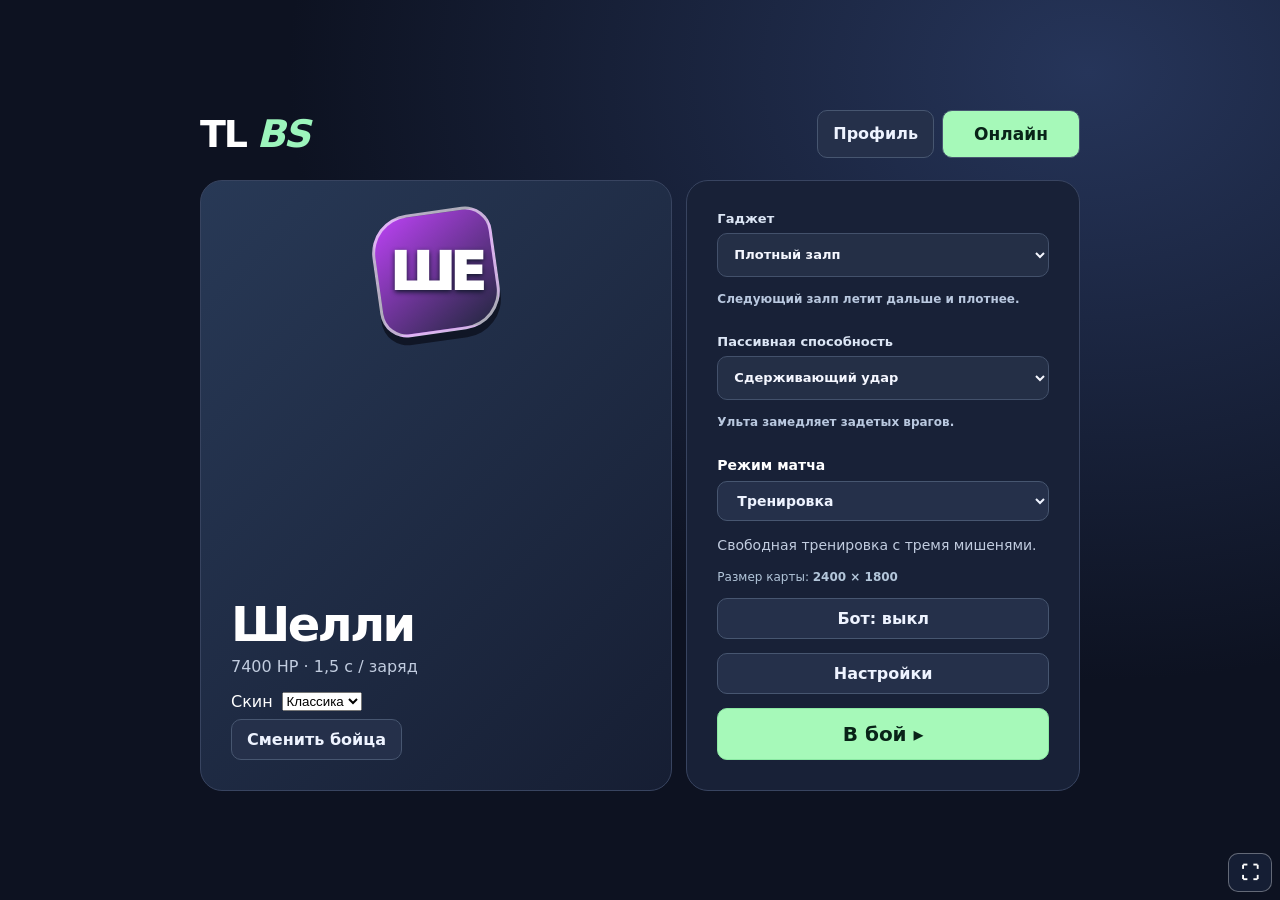
<file: index.html>
<!DOCTYPE html>
<html lang="ru">
<head>
    <meta charset="UTF-8">
    <meta name="viewport" content="width=device-width, initial-scale=1.0, maximum-scale=1.0, user-scalable=no, viewport-fit=cover">
    <title>TL BS</title>
    <link rel="stylesheet" href="css/style.css?v=20261128-release21">
</head>
<body>
<button id="fullscreen-toggle" type="button" aria-label="Полноэкранный режим" aria-pressed="false">⛶</button>

<div id="menu" class="screen active" style="display: flex;">
    <main class="lobby">
        <header class="topbar"><h1>TL <i>BS</i></h1><nav><button id="profile-open" class="btn">Профиль</button><button id="room-open" class="btn">Онлайн</button></nav></header>
        <section class="loadout" aria-label="Выбранный боец">
            <div id="char-preview" aria-hidden="true"><span id="crest"></span></div>
            <div class="fighter-info"><h2 id="active-name">Шелли</h2><p id="fighter-stats"></p><p id="fighter-super" hidden></p>
            <label>Скин <select id="skin-choice"></select></label><button class="btn" onclick="changeScreen('brawlers')">Сменить бойца</button></div>
        </section>
        <section class="match-panel"><label>Гаджет<select id="gadget-choice"><option value="unique">Особый / щит</option><option value="heal">Восстановление здоровья</option></select></label><label>Пассивная способность<select id="passive-choice"><option value="unique">Особая (Динамайк: прыжок)</option><option value="reload">Быстрая перезарядка +10%</option></select></label><label class="mode-label">Режим матча<select id="mode">
            <option value="training">Тренировка</option><option value="skirmish">Бой с ботом</option>
            <option value="arms">Гонка вооружений</option><option value="duel">Дуэль · три бойца</option>
        </select></label><p id="mode-help"></p><p class="map-size-label">Размер карты: <b id="map-size">2400 × 1800</b></p>
        <label id="custom-limit" hidden>Устранений для победы <input type="number" id="kill-limit" value="5" min="1" max="50"></label>
        <div id="reserves" hidden><label>Второй боец<select id="reserve-two"></select></label><label>Третий боец<select id="reserve-three"></select></label></div>
        <button id="ai-toggle" class="btn" onclick="toggleAI()">Бот: выкл</button><button class="btn" id="settings-open" type="button">Настройки</button>
        <button class="play-btn btn" onclick="changeScreen('game')">В бой ▸</button></section>
    </main>
</div>
<div id="brawlers-screen" class="screen">
    <header class="roster-head"><h2>Бойцы</h2><input id="fighter-search" type="search" placeholder="Найти бойца" aria-label="Найти бойца"></header>
    <div class="scroll-container" id="list"></div><p id="search-empty" hidden>Нет бойцов с таким именем</p>
    <button class="btn confirm" onclick="changeScreen('menu')">Готово</button>
</div>

<div id="hud"><p id="tlbs-error" hidden role="status"></p><canvas id="minimap" width="156" height="114" aria-label="Мини-карта"></canvas>
    <button class="exit-btn" onclick="exitToMenu()">ВЫЙТИ</button>
    <div class="combat-readout" aria-label="Состояние бойца"><div class="ult-container"><div id="ult-bar"></div></div><div id="ammo-container" class="ammo-wrap"></div><output id="battle-fps" hidden></output></div><button id="tlbs-gadget" hidden type="button" onclick="tlbsUseGadget()" style="pointer-events:auto;position:fixed;right:24px;bottom:155px;background:#38ad63;color:white;border:2px solid #a4ffad;border-radius:50%;min-width:56px;min-height:56px;font-weight:bold;z-index:1000" title="Гаджет (G)" aria-label="Гаджет (G)">✦ 3</button>
    <ol id="race-leaders" hidden aria-label="Лидеры гонки"></ol>
    <section id="gem-panel" hidden aria-label="Захват кристаллов">
        <div class="gem-scores"><span>Мы <b id="gem-us">0</b></span><span>Соперники <b id="gem-them">0</b></span></div>
        <div id="gem-clock"></div><div id="gem-life"></div>
    </section>

    <div class="pin-system">
        <div id="pin-menu" class="pin-menu">
            <div class="pin-option" onclick="sendPin('👎')">👎</div>
            <div class="pin-option" onclick="sendPin('💎')">💎</div>
            <div class="pin-option" onclick="sendPin('🤬')">🤬</div>
            <div class="pin-option" onclick="sendPin('🤡')">🤡</div>
            <div class="pin-option" onclick="sendPin('☠️')">☠️</div>
        </div>
        <div class="pin-btn" title="Пины (E), выбор 1–5" onclick="togglePinMenu()">💬</div>
    </div>
</div>

<dialog id="settings-dialog" aria-label="Настройки игры"><h2>Настройки</h2><label>Сложность ботов <select id="bot-difficulty"><option value="easy">Лёгкая</option><option value="normal" selected>Обычная</option><option value="hard">Высокая</option></select></label><label>Графика <select id="graphics-quality"><option value="0">Экономия</option><option value="1" selected>Обычная</option><option value="2">Высокая</option></select></label><label>Показывать FPS <input id="show-fps" type="checkbox"></label><label>Прозрачность джойстика <input id="control-opacity" type="range" min="20" max="100" value="85"></label><label>Размер джойстика <input id="control-scale" type="range" min=".75" max="1.6" step=".05" value="1"></label><label>Чувствительность <input id="control-sensitivity" type="range" min=".5" max="2" step=".1" value="1"></label><label>Музыка <input id="music-volume" type="range" min="0" max="100" value="35"></label><label>Эффекты <input id="effects-volume" type="range" min="0" max="100" value="60"></label><button id="settings-close" class="btn" type="button">Готово</button></dialog><dialog id="profile-dialog" style="max-width:85vw;border:0;border-radius:16px;padding:20px;color:white;background:#18243c"><h2>Профиль</h2><label>Ник <input id="nickname" maxlength="24" autocomplete="off"></label><p id="profile-status" role="status" style="overflow-wrap:anywhere"></p><button id="profile-save" class="btn">Сохранить</button><button id="profile-sync" class="btn">Синхронизировать</button><button id="profile-close" class="btn">Закрыть</button></dialog><dialog id="room-dialog" style="max-width:85vw;background:#18243c;color:white;border:0;border-radius:16px"><h2>Онлайн-лобби</h2><input id="room-code" maxlength="6" placeholder="Код комнаты"><div class="room-actions"><button class="btn" id="room-create">Создать комнату</button><button class="btn" id="room-join">Подключиться</button></div><p id="room-status" role="status"></p><div id="room-members"></div><button class="btn" id="room-ready">Готов к матчу</button><select id="shared-mode" aria-label="Режим комнаты"><option value="ball">Броулбол 3×3</option><option value="knockout">Нокаут 3×3</option></select><div class="room-actions"><button class="btn" id="shared-play">Играть против участника</button><button class="btn" id="room-race">Гонка с ботами · общий топ</button><button class="btn" id="room-preview">Тест синхронизации</button><button class="btn" id="room-leave">Выйти</button><button class="btn" type="button" onclick="this.closest('dialog').close()">Закрыть</button></div></dialog><dialog id="guest-game"><strong id="guest-score"></strong><canvas id="guest-canvas"></canvas><p>Нажми на поле, чтобы идти. Потяни и отпусти для атаки или удара по мячу.</p><button class="btn" id="guest-leave">Выйти</button></dialog><canvas id="gameCanvas"></canvas>

<script src="js/audio.js"></script>
<script src="js/brawlers.js"></script>
<dialog id="result" oncancel="event.preventDefault()"><h2 id="result-text"></h2><p id="result-total"></p><button class="btn" onclick="this.closest('dialog').close();current=selectedFighter;initGame()">Реванш</button><button class="btn" onclick="this.closest('dialog').close();exitToMenu()">В меню</button></dialog>
<script src="js/roster.js?v=20261128-release21"></script>
<script src="js/skins.js"></script>
<script src="js/gems.js?v=20261128-release18"></script>
<script src="js/pitch.js?v=20261128-release21"></script>
<script src="js/objectives.js?v=20261128-release22"></script>
<script src="js/bots.js?v=20261128-release6"></script>
<script src="js/match.js?v=20261128-release22"></script>
<script src="js/aim.js?v=20261128-release23"></script>
<script src="js/summons.js?v=20261128-release10"></script>
<script src="js/hammer.js?v=20261128-release23"></script>
<script src="js/waves.js?v=20261128-release18"></script>
<script src="js/canvas-state.js"></script>
<script src="js/game.js?v=20261128-release23"></script>
<script src="js/combat.js?v=20261128-release23"></script>
<script src="js/controls.js?v=20261128-release21"></script>
<script src="js/lobby.js?v=20261128-release21"></script>
<script type="module" src="js/main.js?v=20261128-release21"></script>
</body>
</html>
</file>
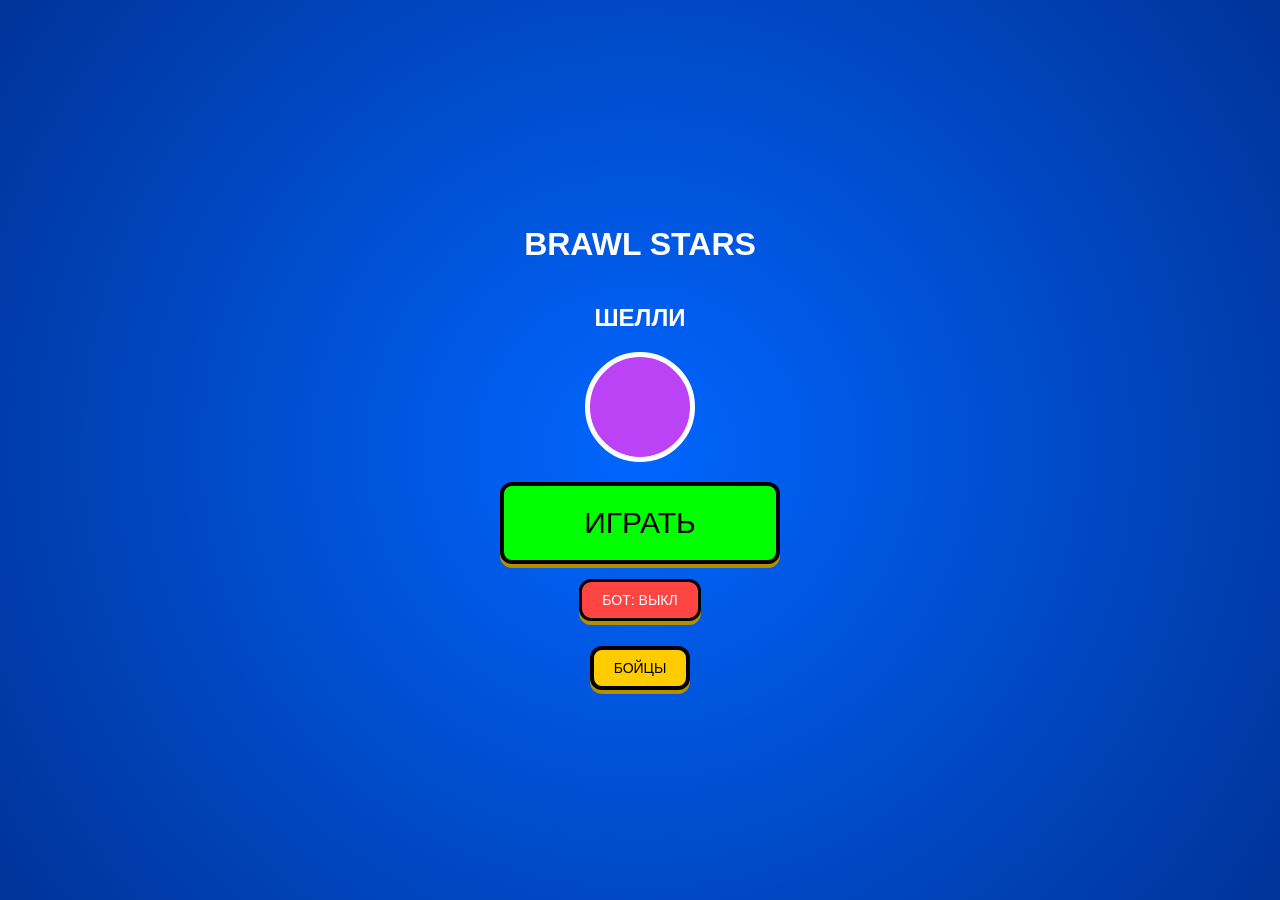
<file: legacy.html>
<!DOCTYPE html>
<html>
<head>
    <meta charset="UTF-8">
    <meta name="viewport" content="width=device-width, initial-scale=1.0, maximum-scale=1.0, user-scalable=no">
    <title>TL BS</title>
    <link rel="stylesheet" href="styles.css">
</head>
<body>

<div id="menu" class="screen active" style="display: flex;">
    <h1>BRAWL STARS</h1>
    <h2 id="active-name">ШЕЛЛИ</h2>
    <div id="char-preview" style="width:100px; height:100px; border-radius:50%; border:5px solid white; background:#bc42f5;"></div>
    <button class="play-btn btn" onclick="changeScreen('game')">ИГРАТЬ</button>
    <button id="ai-toggle" class="btn ai-btn" onclick="toggleAI()">БОТ: ВЫКЛ</button>
    <button class="btn" style="margin-top:20px;" onclick="changeScreen('brawlers')">БОЙЦЫ</button>
</div>

<div id="brawlers-screen" class="screen">
    <h2>ВЫБЕРИ БОЙЦА</h2>
    <div class="scroll-container" id="list"></div>
    <button class="btn" style="margin-top: 20px;" onclick="changeScreen('menu')">ВЫБРАТЬ</button>
</div>

<div id="hud">
    <button class="exit-btn" onclick="exitToMenu()">ВЫЙТИ</button>
    <div class="ult-container"><div id="ult-bar"></div></div>
    <div id="ammo-container" class="ammo-wrap"></div>

    <div class="pin-system">
        <div id="pin-menu" class="pin-menu">
            <div class="pin-option" onclick="sendPin('👎')">👎</div>
            <div class="pin-option" onclick="sendPin('💎')">💎</div>
            <div class="pin-option" onclick="sendPin('🤬')">🤬</div>
            <div class="pin-option" onclick="sendPin('🤡')">🤡</div>
            <div class="pin-option" onclick="sendPin('☠️')">☠️</div>
        </div>
        <div class="pin-btn" onclick="togglePinMenu()">💬</div>
    </div>
</div>

<canvas id="gameCanvas"></canvas>

<script src="brawlers.js"></script>
<script src="attacks.js"></script>
<script src="super.js"></script>
<script src="game.js"></script>
</body>
</html>
</file>
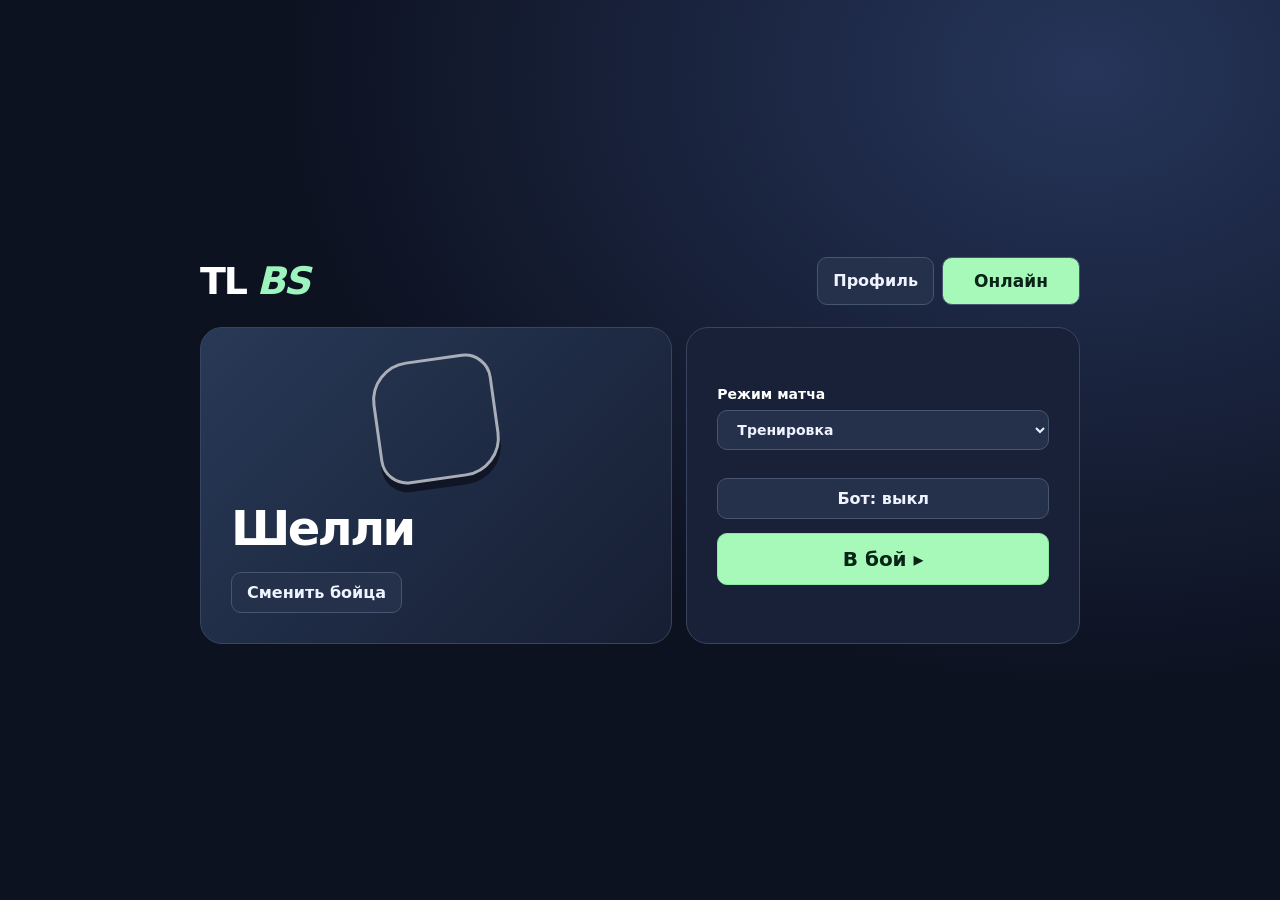
<file: v4.html>
<!DOCTYPE html>
<html lang="ru">
<head>
    <meta charset="UTF-8">
    <meta name="viewport" content="width=device-width, initial-scale=1.0, maximum-scale=1.0, user-scalable=no">
    <title>TL BS</title>
    <link rel="stylesheet" href="css/style.css">
</head>
<body>

<div id="menu" class="screen active" style="display: flex;">
    <main class="lobby">
        <header class="topbar"><h1>TL <i>BS</i></h1><nav><button id="profile-open" class="btn">Профиль</button><button id="room-open" class="btn">Онлайн</button></nav></header>
        <section class="loadout" aria-label="Выбранный боец">
            <div id="char-preview" aria-hidden="true"><span id="crest"></span></div>
            <div class="fighter-info"><h2 id="active-name">Шелли</h2><p id="fighter-stats"></p>
            <button class="btn" onclick="changeScreen('brawlers')">Сменить бойца</button></div>
        </section>
        <section class="match-panel"><label class="mode-label">Режим матча<select id="mode">
            <option value="training">Тренировка</option><option value="skirmish">Бой с ботом</option>
            <option value="arms">Гонка вооружений</option><option value="duel">Дуэль · три бойца</option>
        </select></label><p id="mode-help"></p>
        <label id="custom-limit" hidden>Устранений для победы <input type="number" id="kill-limit" value="5" min="1" max="50"></label>
        <div id="reserves" hidden><label>Второй боец<select id="reserve-two"></select></label><label>Третий боец<select id="reserve-three"></select></label></div>
        <button id="ai-toggle" class="btn" onclick="toggleAI()">Бот: выкл</button>
        <button class="play-btn btn" onclick="changeScreen('game')">В бой ▸</button></section>
    </main>
</div>
<div id="brawlers-screen" class="screen">
    <header class="roster-head"><h2>Бойцы</h2><input id="fighter-search" type="search" placeholder="Найти бойца" aria-label="Найти бойца"></header>
    <div class="scroll-container" id="list"></div><p id="search-empty" hidden>Нет бойцов с таким именем</p>
    <button class="btn confirm" onclick="changeScreen('menu')">Готово</button>
</div>

<div id="hud">
    <button class="exit-btn" onclick="exitToMenu()">ВЫЙТИ</button>
    <div class="ult-container"><div id="ult-bar"></div></div>
    <ol id="race-leaders" hidden aria-label="Лидеры гонки"></ol>
    <section id="gem-panel" hidden aria-label="Захват кристаллов">
        <div class="gem-scores"><span>Мы <b id="gem-us">0</b></span><span>Соперники <b id="gem-them">0</b></span></div>
        <div id="gem-clock"></div><div id="gem-life"></div>
    </section>
    <div id="ammo-container" class="ammo-wrap"></div>

    <div class="pin-system">
        <div id="pin-menu" class="pin-menu">
            <div class="pin-option" onclick="sendPin('👎')">👎</div>
            <div class="pin-option" onclick="sendPin('💎')">💎</div>
            <div class="pin-option" onclick="sendPin('🤬')">🤬</div>
            <div class="pin-option" onclick="sendPin('🤡')">🤡</div>
            <div class="pin-option" onclick="sendPin('☠️')">☠️</div>
        </div>
        <div class="pin-btn" title="Пины (E), выбор 1–5" onclick="togglePinMenu()">💬</div>
    </div>
</div>

<dialog id="profile-dialog" style="max-width:85vw;border:0;border-radius:16px;padding:20px;color:white;background:#18243c"><h2>Профиль</h2><label>Ник <input id="nickname" maxlength="24" autocomplete="off"></label><p id="profile-status" role="status" style="overflow-wrap:anywhere"></p><button id="profile-save" class="btn">Сохранить</button><button id="profile-sync" class="btn">Синхронизировать</button><button id="profile-close" class="btn">Закрыть</button></dialog><dialog id="room-dialog" style="max-width:85vw;background:#18243c;color:white;border:0;border-radius:16px"><h2>Онлайн-лобби</h2><input id="room-code" maxlength="6" placeholder="Код комнаты"><button class="btn" id="room-create">Создать</button><button class="btn" id="room-join">Войти</button><p id="room-status" role="status"></p><div id="room-members"></div><button class="btn" id="room-ready">Готов</button><select id="shared-mode" aria-label="Режим комнаты"><option value="ball">Броулбол 3×3</option><option value="knockout">Нокаут 3×3</option></select><button class="btn" id="shared-play">Играть против участника</button><button class="btn" id="room-race">Гонка с ботами · общий топ</button><button class="btn" id="room-preview">Тест синхронизации</button><button class="btn" id="room-leave">Выйти</button></dialog><dialog id="guest-game"><strong id="guest-score"></strong><canvas id="guest-canvas"></canvas><p>Нажми на поле, чтобы идти. Потяни и отпусти для атаки или удара по мячу.</p><button class="btn" id="guest-leave">Выйти</button></dialog><canvas id="gameCanvas"></canvas>

<script src="js/audio.js"></script>
<script src="js/brawlers.js"></script>
<dialog id="result" oncancel="event.preventDefault()"><h2 id="result-text"></h2><p id="result-total"></p><button class="btn" onclick="this.closest('dialog').close();current=selectedFighter;initGame()">Реванш</button><button class="btn" onclick="this.closest('dialog').close();exitToMenu()">В меню</button></dialog>
<script src="js/roster.js"></script>
<script src="js/gems.js"></script>
<script src="js/pitch.js"></script>
<script src="js/objectives.js"></script>
<script src="js/match.js"></script>
<script src="js/aim.js"></script>
<script src="js/summons.js"></script>
<script src="js/hammer.js"></script>
<script src="js/waves.js"></script>
<script src="js/game.js"></script>
<script src="js/combat.js"></script>
<script src="js/controls.js"></script>
<script src="js/lobby.js"></script>
<script type="module" src="js/main.js"></script>
</body>
</html>
</file>
<file: css/style.css>
body { margin: 0; background: #004dc0; font-family: 'Arial Black', sans-serif; overflow: hidden; color: white; touch-action: none; }
        .screen { position: absolute; width: 100vw; height: 100vh; display: none; flex-direction: column; align-items: center; justify-content: center; z-index: 20; }
        #menu { display: flex; background: radial-gradient(circle, #0066ff, #003399); }
        .btn { background: #ffcc00; border: 4px solid #000; padding: 10px 20px; border-radius: 12px; color: #000; cursor: pointer; text-transform: uppercase; font-size: 14px; margin: 5px; box-shadow: 0 4px #b38f00; z-index: 50; }
        .play-btn { padding: 20px 80px; font-size: 30px; background: #00ff00; margin-top: 20px; }
        .scroll-container { width: 90%; height: 60%; overflow-y: auto; display: flex; flex-wrap: wrap; justify-content: center; padding: 10px; border: 2px solid #555; border-radius: 15px; background: #222; }
        .card { width: 110px; height: 140px; background: #333; border: 3px solid #fff; border-radius: 15px; margin: 10px; text-align: center; cursor: pointer; display: flex; flex-direction: column; overflow: hidden; }
        canvas { display: none; background: #2e7d32; }
        #hud { position: absolute; top: 10px; width: 100%; display: none; flex-direction: column; align-items: center; z-index: 30; pointer-events: none; }
        .exit-btn { position: absolute; top: 10px; left: 10px; z-index: 40; background: #ff4444; color: white; border: 3px solid black; padding: 8px 15px; border-radius: 8px; pointer-events: auto; }
        .ult-container { width: 150px; height: 16px; background: #333; border: 2px solid #fff; border-radius: 8px; overflow: hidden; }
        #ult-bar { width: 0%; height: 100%; background: #ffff00; font-size: 12px; text-align: center; color: #172033; }
        .ammo-wrap { display: flex; gap: 4px; margin-top: 5px; }
        .ammo-cell { width: 35px; height: 8px; background: #555; border: 1px solid #fff; border-radius: 4px; }
        .ammo-fill { width: 100%; height: 100%; background: #ffaa00; }
        .pin-system { position: absolute; right: 25px; top: 400%; display: flex; align-items: center; z-index: 100; pointer-events: auto; }
        .pin-btn { background: rgba(0, 0, 0, 0.7); border: 3px solid white; border-radius: 12px; width: 50px; height: 50px; font-size: 24px; cursor: pointer; display: flex; align-items: center; justify-content: center; box-shadow: 0 4px #000; }
        .pin-menu { position: absolute; right: 65px; display: none; gap: 8px; background: rgba(0,0,0,0.7); padding: 8px; border-radius: 15px; border: 2px solid rgba(255,255,255,0.2); flex-direction: column; }
        .pin-option { background: white; border-radius: 50%; width: 42px; height: 42px; display: flex; align-items: center; justify-content: center; font-size: 24px; border: 2px solid #333; cursor: pointer; }
        .ai-btn { background: #ff4444 !important; color: white !important; margin-top: 10px; border-width: 3px; }
    body { touch-action: auto; }
canvas { touch-action: none; }
#menu,#brawlers-screen { background: radial-gradient(ellipse at 50% 15%,#293968,#11162b 68%); }
.screen { height:100dvh; }
.scroll-container { touch-action:pan-y; overscroll-behavior:contain; align-content:flex-start; background:#131a32; }
.card { color:white; padding:0; background:#202b48; transition:transform .15s,border-color .15s; }
.card[aria-pressed="true"] { border-color:#ffd05a; box-shadow:0 0 0 3px #ae7329; }
.btn { font-weight:800; transition:transform .12s,filter .12s; }
.btn:active,.card:active { transform:translateY(2px); }
.btn:focus-visible,.card:focus-visible { outline:3px solid #78ebff; outline-offset:3px; }
@media (prefers-reduced-motion:reduce) { .btn,.card { transition:none; } }
.mode-label { display:flex; align-items:center; gap:.6rem; margin:.5rem; font-size:.85rem; }
.mode-label select, #result { color:white; background:#202c49; border:1px solid #7589b1; border-radius:12px; padding:.65rem; }
#result::backdrop { background:#081124cc; }
@media (max-height:650px) { #menu { justify-content:flex-start; overflow-y:auto; } #menu h1,#menu h2 { margin:.3rem; } #char-preview { flex-shrink:0; } }
* {box-sizing:border-box}
[hidden] {display:none!important}
body {font-family:Inter,system-ui,sans-serif;background:#0c1120}
#menu,#brawlers-screen {background:radial-gradient(ellipse at 85% 8%,#26355a,transparent 52%),#0d1221;padding:clamp(12px,3vw,36px);overflow:auto}
.lobby {width:min(880px,100%);margin:auto;display:grid;grid-template-columns:1.2fr 1fr;gap:14px}
.topbar,.roster-head {display:flex;align-items:center;justify-content:space-between;gap:12px}
.topbar {grid-column:1/-1;margin-bottom:8px}
.topbar h1,.roster-head h2 {margin:0;font-size:clamp(24px,4vw,38px);letter-spacing:-.06em}
.topbar i {color:#9cf5bc}
.btn,.mode-label select,#reserves select,#fighter-search,.exit-btn {font:inherit;font-weight:650;color:#eef3ff;background:#25304a;border:1px solid #475670;border-radius:10px;box-shadow:none;text-transform:none;padding:10px 15px;margin:0}
nav {display:flex;gap:8px}
.loadout,.match-panel {border:1px solid #384460;border-radius:22px;padding:clamp(16px,3vw,30px);background:#182137}
.loadout {display:flex;flex-direction:column;justify-content:space-between;gap:20px;background:linear-gradient(135deg,#283956,#161e33)}
#char-preview {display:grid;place-items:center;align-self:center;width:122px;height:122px;transform:rotate(-8deg);border-radius:32% 22% 32% 22%;background:linear-gradient(145deg,var(--accent),#20273c);border:3px solid #ffffff9c;box-shadow:0 8px 0 #101626}
#crest,.glyph {font-weight:950;text-shadow:0 2px 5px #10182a;letter-spacing:-.08em}
#crest {transform:rotate(8deg);font-size:52px}
.fighter-info h2 {margin:0;font-size:clamp(28px,5vw,48px);letter-spacing:-.055em}
#fighter-stats,#mode-help,.card small {color:#c1ccdf}
#fighter-stats {margin:5px 0 16px}
.match-panel,.mode-label,#reserves label {display:flex;flex-direction:column;align-items:stretch;gap:8px;margin:0}
.match-panel {justify-content:center;gap:14px}
.mode-label,#reserves label {font-weight:650;font-size:14px}
#mode-help {margin:0;font-size:14px;line-height:1.5}
#reserves {display:grid;grid-template-columns:1fr 1fr;gap:8px}
#reserves select {min-width:0;width:100%}
.play-btn,.confirm {background:#a6f9b9;color:#092318;border-color:#8be9a3}
.play-btn {font-size:20px;padding:13px}
.ai-btn {background:#24354b!important}
.roster-head,.scroll-container {width:min(900px,100%)}
#list {display:grid;grid-template-columns:repeat(auto-fill,minmax(102px,1fr));gap:10px;margin:16px 0;border:0;background:transparent;height:auto;max-height:68dvh;padding:5px}
.card {display:grid;justify-items:start;gap:4px;width:auto;height:auto;margin:0;padding:12px;color:#fff;text-align:left;border:2px solid #36445f;border-radius:14px;background:#1b263d}
.glyph {display:grid;place-items:center;width:44px;height:44px;border-radius:13px;background:linear-gradient(135deg,var(--accent),#252c43);font-size:19px}
.card[aria-pressed="true"] {border-color:#a6f9b9;box-shadow:none;background:#253c40}
#fighter-search {width:min(190px,52vw)}
dialog {max-height:85dvh;overflow:auto}
@media(max-width:620px) {
.lobby {grid-template-columns:1fr}
.loadout {flex-direction:row;align-items:center;justify-content:flex-start;gap:16px}
#char-preview {width:78px;height:78px;flex-shrink:0}
#crest {font-size:32px}
#fighter-stats {margin:4px 0 10px}
}
@media(hover:hover) {button:hover {filter:brightness(1.14)}}
@media(prefers-reduced-motion:no-preference) {.loadout,.match-panel {animation:enter-panel .24s ease-out}@keyframes enter-panel {from {opacity:0;transform:translateY(6px)} to {opacity:1;transform:none}}}
#pin-menu {counter-reset:pin}
.pin-option {position:relative}
.pin-option::after {counter-increment:pin;content:counter(pin);position:absolute;right:-3px;bottom:-2px;font:700 11px system-ui;color:white;background:#22304c;border-radius:50%;padding:2px 5px}
#race-leaders {position:absolute;right:10px;top:0;margin:0;padding:6px 8px 6px 24px;background:#172037d9;border-radius:8px;font:600 12px system-ui}
@media(prefers-reduced-motion:no-preference) {
.pin-menu {animation:pin-open .22s ease-out}
@keyframes pin-open {from {opacity:0;transform:translateX(6px)} to {opacity:1;transform:translateX(0)}}
#ult-bar,.ammo-fill {transition:width .12s linear}
}
#guest-game {background:#17223a;color:white;border:0;border-radius:14px;text-align:center;width:min(94vw,850px)}
#guest-canvas {display:block;max-width:100%;max-height:70dvh;width:auto;height:auto;margin:8px auto;touch-action:none}
#gem-panel {position:fixed;bottom:max(12px,env(safe-area-inset-bottom));left:50%;transform:translateX(-50%);width:max-content;max-width:65vw;padding:8px 13px;background:#111828f2;border:1px solid #6d728d;border-radius:12px;text-align:center;color:#f3f3fa;font:600 13px/1.4 system-ui;pointer-events:none}
.gem-scores {display:flex;align-items:center;justify-content:center;gap:14px}
.gem-scores span:first-child {color:#8ae5ff}
.gem-scores span:last-child {color:#ffaaa4}
.gem-scores b {font-size:19px;font-variant-numeric:tabular-nums}
#gem-life:not(:empty) {border-top:1px solid #5d687e;margin-top:4px;color:#bceaff}

#gameCanvas{width:100vw;height:100dvh;touch-action:none}
#fullscreen-toggle{position:fixed;right:max(8px,env(safe-area-inset-right));bottom:max(8px,env(safe-area-inset-bottom));z-index:110;background:#172037df;color:white;border:1px solid #ffffff55;border-radius:10px;padding:8px 12px;font:600 18px system-ui;touch-action:manipulation}
#hud{top:max(8px,env(safe-area-inset-top))}
@media(max-width:700px){.topbar{flex-wrap:wrap}.lobby{min-width:0}.loadout,.match-panel{min-width:0}.pin-system{right:8px;top:65px}.pin-btn{width:38px;height:38px;font-size:18px}.exit-btn{padding:6px 9px;font-size:12px}.ult-container{width:110px}.ammo-cell{width:25px}}

#brawlers-screen{justify-content:flex-start;gap:12px;padding-top:max(16px,env(safe-area-inset-top));padding-bottom:70px;overflow:hidden}
.roster-head{flex-shrink:0}
#list{flex:1;min-height:0;max-height:none;grid-auto-rows:minmax(112px,max-content);align-content:start;overflow-y:auto;touch-action:pan-y;margin:0}
#list .card{min-height:112px;overflow:visible;align-content:start}
.confirm{flex-shrink:0}
#hud .pin-system{top:58px;right:10px;align-items:flex-start}
#hud .pin-menu{top:0;right:calc(100% + 8px);max-height:calc(100dvh - 120px);overflow:auto;touch-action:pan-y}
@media(max-width:480px){#list{grid-template-columns:repeat(3,minmax(0,1fr));gap:8px}#list .card{padding:8px;font-size:12px}.roster-head h2{font-size:23px}}

#minimap{position:fixed;right:12px;top:12px;display:block;width:156px;height:114px;background:#172b3d;border:1px solid #90a9bc80;border-radius:12px;box-shadow:0 8px 22px #0006;pointer-events:none}
.map-size-label{font:500 12px system-ui;color:#b3c6da;margin:0}
@media(max-width:600px){#minimap{width:110px;height:81px;top:44px;right:8px}}

#settings-dialog{width:min(92vw,440px);border:1px solid #48627c;border-radius:18px;background:#152137;color:#eff5ff;padding:22px}
#settings-dialog::backdrop{background:#040b15cc}
#settings-dialog label{display:grid;gap:7px;font:600 14px system-ui;margin:18px 0}
#settings-dialog input{width:100%;accent-color:#a6f9b9}

/* Online lobby: responsive controls and clear action hierarchy. */
#room-open{min-width:138px;min-height:48px;background:#a6f9b9;color:#092318;font-size:17px}
#room-dialog{box-sizing:border-box;width:min(720px,94vw);max-width:94vw!important;padding:clamp(18px,4vw,32px);border:1px solid #475670!important;box-shadow:0 24px 90px #0008;}
#room-dialog::backdrop{background:#080d19bd;backdrop-filter:blur(9px)}
#room-dialog h2{font-size:28px;margin:0 0 20px;letter-spacing:-.04em}
#room-dialog .btn,#room-dialog input,#room-dialog select{box-sizing:border-box;min-height:48px;font:600 15px system-ui;border-radius:12px;padding:12px;color:#eef3ff;background:#25344d;border:1px solid #52647d;}
#room-dialog input,#room-dialog select{width:100%;min-width:0}
.room-actions{display:grid;grid-template-columns:1fr 1fr;gap:10px;margin:12px 0}
#room-dialog #shared-play,#room-dialog #room-create{background:#a6f9b9;color:#092318;border-color:#a6f9b9}
#room-members{display:grid;gap:8px;margin:14px 0;overflow-wrap:anywhere}
#room-status{color:#bdcce1;overflow-wrap:anywhere}
#room-preview{display:none!important}
@media(max-width:480px){.room-actions{grid-template-columns:1fr}#room-dialog h2{font-size:24px}}

.match-panel label:has(#gadget-choice),.match-panel label:has(#passive-choice){display:grid;gap:7px;font-size:13px;font-weight:700;color:#dce6f5}.match-panel #gadget-choice,.match-panel #passive-choice{width:100%;min-height:44px;padding:10px 12px;border:1px solid #43516b;border-radius:10px;background:#242f46;color:#f5f7ff;font:inherit;color-scheme:dark}

/* Distinct silhouettes for currently implemented gadgets. */
#tlbs-gadget{display:flex!important;align-items:center;justify-content:center;flex-direction:column;gap:2px;box-shadow:0 6px 22px #0008;transition:background .15s,filter .15s,transform .15s}
#tlbs-gadget[hidden]{display:none!important}
#tlbs-gadget:active:not(:disabled){transform:scale(.91)}
#tlbs-gadget:disabled{filter:grayscale(1);cursor:not-allowed}
.tlbs-gadget-symbol{position:relative;width:29px;height:23px;display:block}
.tlbs-gadget-count{font:800 12px/1 system-ui}
.tlbs-gadget-symbol:before,.tlbs-gadget-symbol:after{content:'';position:absolute;box-sizing:border-box}
.tlbs-gadget-symbol[data-symbol=pig]:before{width:26px;height:19px;left:1px;top:2px;background:#ffafd0;border:3px solid #612c4d;border-radius:48%}
.tlbs-gadget-symbol[data-symbol=pig]:after{width:9px;height:4px;left:10px;top:0;background:#612c4d;border-radius:3px}
.tlbs-gadget-symbol[data-symbol=coins]:before{width:25px;height:15px;left:2px;top:4px;background:repeating-linear-gradient(90deg,#c58b23 0 3px,#ffe585 3px 6px);border:2px solid #6f4d20;border-radius:5px;transform:rotate(-17deg)}
.tlbs-gadget-symbol[data-symbol=spinner]:before{width:8px;height:22px;left:11px;top:0;background:#ffce62;border:2px solid #804333;border-radius:4px;transform:rotate(45deg)}
.tlbs-gadget-symbol[data-symbol=spinner]:after{width:22px;height:8px;left:4px;top:7px;background:#f16c58;border:2px solid #804333;border-radius:4px;transform:rotate(45deg)}
.tlbs-gadget-symbol[data-symbol=spark]:before{width:24px;height:24px;left:3px;top:0;background:#ffe279;clip-path:polygon(50% 0,63% 35%,100% 50%,63% 63%,50% 100%,36% 63%,0 50%,36% 35%)}
.tlbs-gadget-symbol[data-symbol=dice]:before{width:23px;height:23px;left:3px;background:#e9dff6;border:3px solid #6d4e88;border-radius:5px;transform:rotate(-12deg)}
.tlbs-gadget-symbol[data-symbol=dice]:after{width:5px;height:5px;left:12px;top:9px;background:#6d4e88;border-radius:50%;box-shadow:-6px -5px #6d4e88,6px 5px #6d4e88}
.tlbs-gadget-symbol[data-symbol=candy]:before{width:15px;height:15px;left:8px;top:4px;background:#f879b7;border:3px solid #fff0b5;border-radius:50%;box-shadow:0 0 0 2px #9b3a70}
.tlbs-gadget-symbol[data-symbol=candy]:after{width:28px;height:11px;left:1px;top:6px;background:#f9bf7b;clip-path:polygon(0 0,30% 50%,0 100%,100% 100%,70% 50%,100% 0);z-index:-1}
.tlbs-gadget-symbol[data-symbol=shield]:before{width:26px;height:25px;left:2px;top:0;background:#b9dfed;border:3px solid #375f85;clip-path:polygon(50% 0,95% 15%,85% 72%,50% 100%,15% 72%,5% 15%)}
.tlbs-gadget-symbol[data-symbol=hourglass]:before{width:18px;height:23px;left:6px;border:3px solid #f7daa3;clip-path:polygon(0 0,100% 0,56% 50%,100% 100%,0 100%,44% 50%)}
#tlbs-error{position:fixed;top:70px;left:50%;transform:translateX(-50%);z-index:1002;background:#68283c;color:#fff;border:1px solid #ed8ca9;border-radius:12px;padding:10px 16px;font:600 12px system-ui;pointer-events:none;max-width:90vw}
.tlbs-gadget-svg{display:block;width:25px;height:25px;margin:auto;color:#fff}
.tlbs-gadget-svg svg{display:block;width:100%;height:100%}

.combat-readout {
    display: grid;
    justify-items: center;
    gap: 5px;
    padding: 7px 12px;
    background: #16251edc;
    border: 1px solid #cfe1d46b;
    border-radius: 10px;
}
.combat-readout .ammo-wrap { margin-top: 0; }
#battle-fps { color: #dce6d4; font: 11px ui-monospace, monospace; }
#battle-fps[hidden] { display: none; }

#ult-bar.ready { background: #ff00ff; }

.fighter-info label { display: flex; gap: .55rem; align-items: center; margin: .45rem 0; }
#char-preview[data-skin="1"] { border-color: var(--skin-trim); box-shadow: inset 0 0 20px #79efff55; }
#char-preview[data-skin="2"] { border-color: var(--skin-trim); background-image: repeating-linear-gradient(135deg, transparent 0 13px, #f6c26925 13px 16px); }
#char-preview[data-skin="1"] #crest, #char-preview[data-skin="2"] #crest { color: var(--skin-emblem); }
</file>
<file: styles.css>
body { 
    margin: 0; 
    background: #004dc0; 
    font-family: 'Arial Black', sans-serif; 
    overflow: hidden; 
    color: white; 
    touch-action: none; 
}

.screen { 
    position: absolute; 
    width: 100vw; 
    height: 100vh; 
    display: none; 
    flex-direction: column; 
    align-items: center; 
    justify-content: center; 
    z-index: 20; 
}

#menu { 
    display: flex; 
    background: radial-gradient(circle, #0066ff, #003399); 
}

.btn { 
    background: #ffcc00; 
    border: 4px solid #000; 
    padding: 10px 20px; 
    border-radius: 12px; 
    color: #000; 
    cursor: pointer; 
    text-transform: uppercase; 
    font-size: 14px; 
    margin: 5px; 
    box-shadow: 0 4px #b38f00; 
    z-index: 50; 
}

.play-btn { 
    padding: 20px 80px; 
    font-size: 30px; 
    background: #00ff00; 
    margin-top: 20px; 
}

.scroll-container { 
    width: 90%; 
    height: 60%; 
    overflow-y: auto; 
    display: flex; 
    flex-wrap: wrap; 
    justify-content: center; 
    padding: 10px; 
    border: 2px solid #555; 
    border-radius: 15px; 
    background: #222; 
}

.card { 
    width: 110px; 
    height: 140px; 
    background: #333; 
    border: 3px solid #fff; 
    border-radius: 15px; 
    margin: 10px; 
    text-align: center; 
    cursor: pointer; 
    display: flex; 
    flex-direction: column; 
    overflow: hidden; 
}

canvas { 
    display: none; 
    background: #2e7d32; 
}

#hud { 
    position: absolute; 
    top: 10px; 
    width: 100%; 
    display: none; 
    flex-direction: column; 
    align-items: center; 
    z-index: 30; 
    pointer-events: none; 
}

.exit-btn { 
    position: absolute; 
    top: 10px; 
    left: 10px; 
    z-index: 40; 
    background: #ff4444; 
    color: white; 
    border: 3px solid black; 
    padding: 8px 15px; 
    border-radius: 8px; 
    pointer-events: auto; 
}

.ult-container { 
    width: 150px; 
    height: 16px; 
    background: #333; 
    border: 2px solid #fff; 
    border-radius: 8px; 
    overflow: hidden; 
}

#ult-bar { 
    width: 0%; 
    height: 100%; 
    background: #ffff00; 
}

.ammo-wrap { 
    display: flex; 
    gap: 4px; 
    margin-top: 5px; 
}

.ammo-cell { 
    width: 35px; 
    height: 8px; 
    background: #555; 
    border: 1px solid #fff; 
    border-radius: 4px; 
}

.ammo-fill { 
    width: 100%; 
    height: 100%; 
    background: #ffaa00; 
}

.pin-system { 
    position: absolute; 
    right: 25px; 
    top: 400%; 
    display: flex; 
    align-items: center; 
    z-index: 100; 
    pointer-events: auto; 
}

.pin-btn { 
    background: rgba(0, 0, 0, 0.7); 
    border: 3px solid white; 
    border-radius: 12px; 
    width: 50px; 
    height: 50px; 
    font-size: 24px; 
    cursor: pointer; 
    display: flex; 
    align-items: center; 
    justify-content: center; 
    box-shadow: 0 4px #000; 
}

.pin-menu { 
    position: absolute; 
    right: 65px; 
    display: none; 
    gap: 8px; 
    background: rgba(0,0,0,0.7); 
    padding: 8px; 
    border-radius: 15px; 
    border: 2px solid rgba(255,255,255,0.2); 
    flex-direction: column; 
}

.pin-option { 
    background: white; 
    border-radius: 50%; 
    width: 42px; 
    height: 42px; 
    display: flex; 
    align-items: center; 
    justify-content: center; 
    font-size: 24px; 
    border: 2px solid #333; 
    cursor: pointer; 
}

.ai-btn { 
    background: #ff4444 !important; 
    color: white !important; 
    margin-top: 10px; 
    border-width: 3px; 
}
</file>
